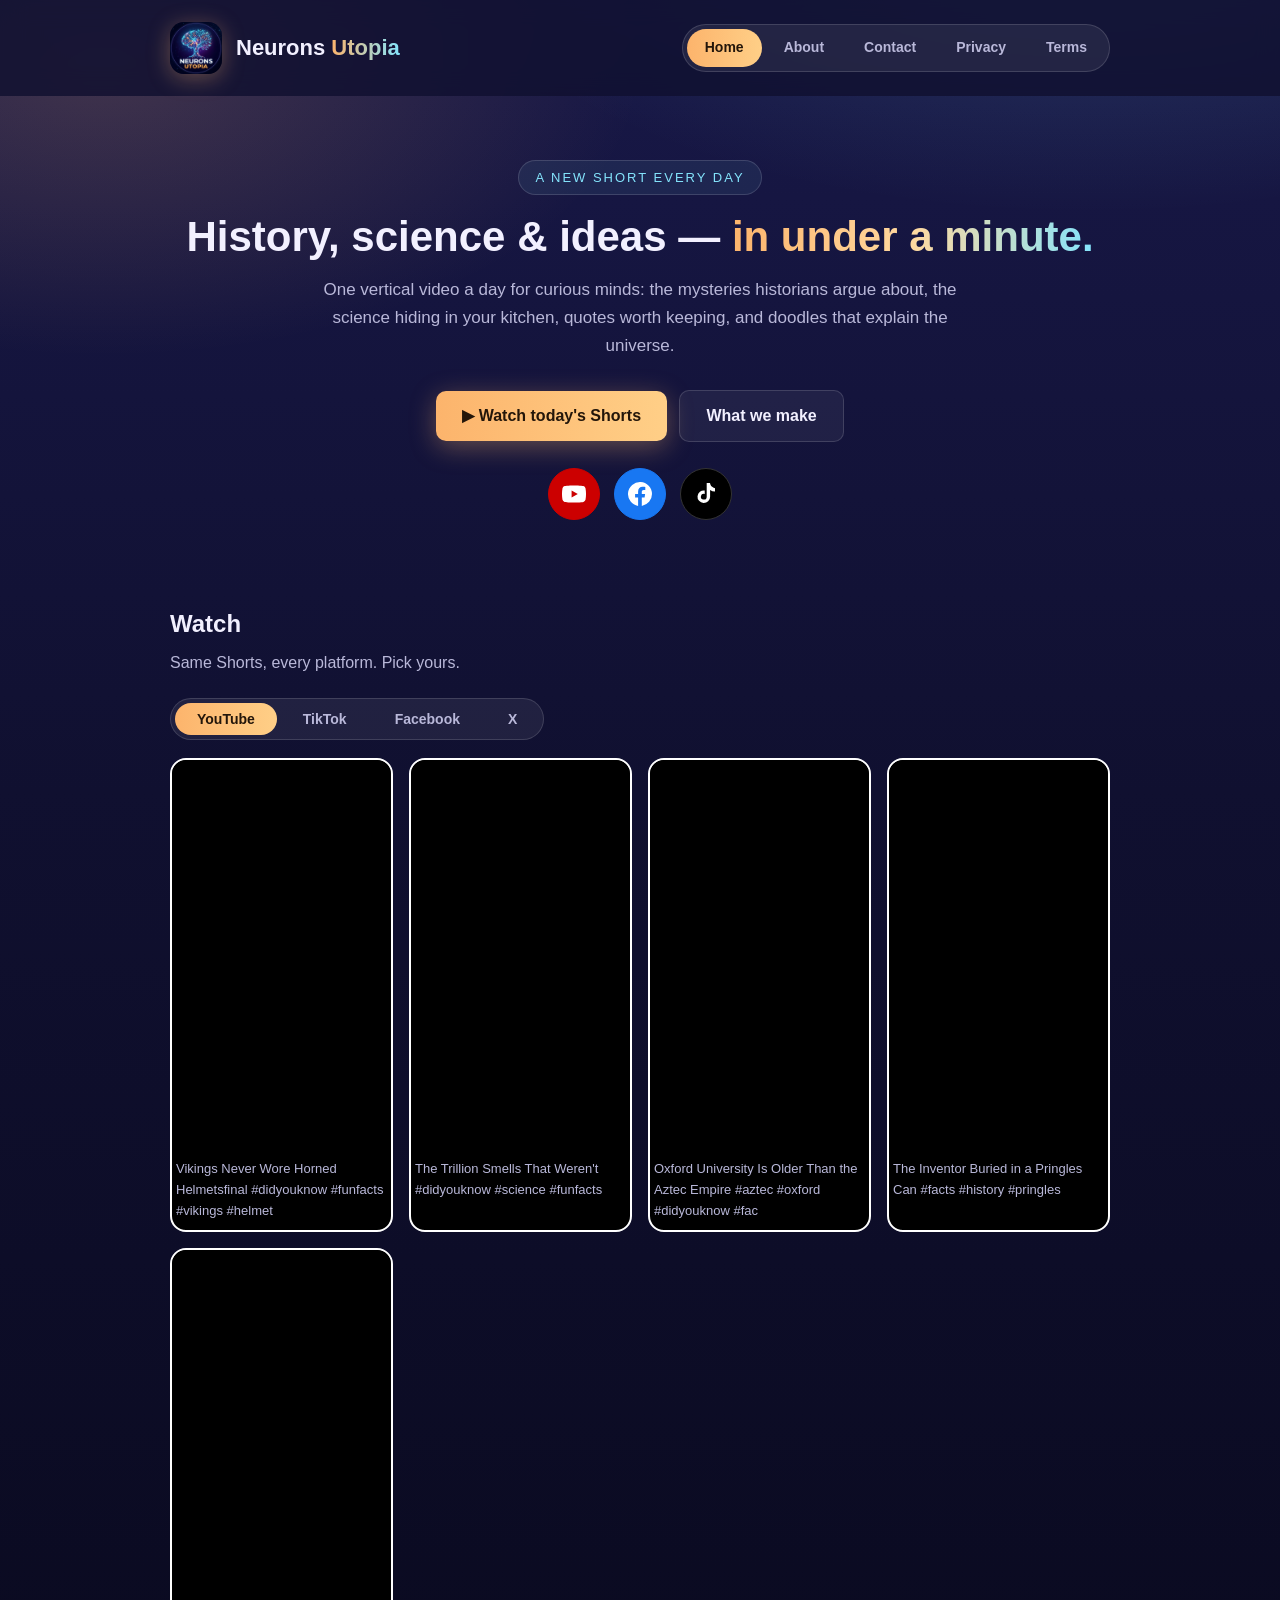
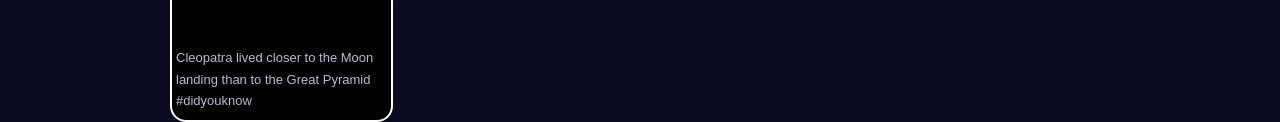
<file: index.html>
<!doctype html>
<html lang="en">
<head>
<meta charset="utf-8">
<meta name="viewport" content="width=device-width, initial-scale=1">
<title>Neurons Utopia — Bite-size wonders, daily</title>
<meta name="description" content="Neurons Utopia serves one fascinating vertical video a day: history mysteries, science facts, timeless quotes and hand-drawn explainers.">
<link rel="icon" type="image/png" sizes="32x32" href="/assets/favicon-32x32.png">
<link rel="icon" type="image/png" sizes="16x16" href="/assets/favicon-16x16.png">
<link rel="icon" href="/assets/favicon.ico">
<link rel="apple-touch-icon" href="/assets/apple-touch-icon.png">
<link rel="stylesheet" href="/assets/theme.css">
</head>
<body>
<header class="top"><div class="wrap">
<a href="/" style="display:flex"><img src="/assets/icon-1024.png" alt="Neurons Utopia logo"></a>
<h1>Neurons <span>Utopia</span></h1>
<nav class="top"><a href="/" class="on">Home</a><a href="/about.html">About</a><a href="/contact.html">Contact</a><a href="/privacy.html">Privacy</a><a href="/terms.html">Terms</a></nav>
</div></header>

<div class="hero wrap">
<div class="kicker">A new short every day</div>
<h2>History, science &amp; ideas — <em>in under a minute.</em></h2>
<p>One vertical video a day for curious minds: the mysteries historians argue
about, the science hiding in your kitchen, quotes worth keeping, and doodles
that explain the universe.</p>
<a class="btn" href="#watch">▶ Watch today's Shorts</a>
<a class="btn ghost" href="/about.html">What we make</a>
<div class="social">
<a class="yt" href="https://www.youtube.com/@neuronsutopia7168" target="_blank" rel="noopener" aria-label="YouTube" target="_blank" rel="noopener"><svg viewBox="0 0 24 24"><path d="M23.5 6.2a3 3 0 0 0-2.1-2.1C19.5 3.5 12 3.5 12 3.5s-7.5 0-9.4.6A3 3 0 0 0 .5 6.2 31.3 31.3 0 0 0 0 12a31.3 31.3 0 0 0 .5 5.8 3 3 0 0 0 2.1 2.1c1.9.6 9.4.6 9.4.6s7.5 0 9.4-.6a3 3 0 0 0 2.1-2.1A31.3 31.3 0 0 0 24 12a31.3 31.3 0 0 0-.5-5.8zM9.6 15.6V8.4L15.8 12l-6.2 3.6z"/></svg></a>
<a class="fb" href="https://www.facebook.com/1278628455341549" target="_blank" rel="noopener" aria-label="Facebook"><svg viewBox="0 0 24 24"><path d="M24 12a12 12 0 1 0-13.9 11.9v-8.4h-3V12h3V9.4c0-3 1.8-4.7 4.5-4.7 1.3 0 2.7.2 2.7.2v3h-1.5c-1.5 0-2 1-2 1.9V12h3.3l-.5 3.5h-2.8v8.4A12 12 0 0 0 24 12z"/></svg></a>
<a class="tt" href="https://www.tiktok.com/@neuronsutopia" target="_blank" rel="noopener" aria-label="TikTok"><svg viewBox="0 0 24 24"><path d="M19.6 5.8a5.1 5.1 0 0 1-3.5-4.1V1h-3.4v13.7a2.9 2.9 0 1 1-2-2.8V8.5a6.3 6.3 0 1 0 5.4 6.2V8.1a8.4 8.4 0 0 0 4.9 1.5V6.2c-.3 0-.7-.1-1.4-.4z"/></svg></a>
</div>
</div>

<!-- WATCH-START -->
<section class="wrap">
<h3>Watch</h3>
<p class="sub">Same Shorts, every platform. Pick yours.</p>
<div class="ptabs">
<button class="ptab on" data-p="yt">YouTube</button>
<button class="ptab" data-p="tt">TikTok</button>
<button class="ptab" data-p="fb">Facebook</button>
<button class="ptab" data-p="x">X</button>
</div>
<div class="vids pane on" data-pane="yt">
<div class="vid"><iframe loading="lazy" src="https://www.youtube-nocookie.com/embed/441nygLl-yY" title="Vikings Never Wore Horned Helmetsfinal #didyouknow #funfacts #vikings #helmet" allowfullscreen></iframe><p>Vikings Never Wore Horned Helmetsfinal #didyouknow #funfacts #vikings #helmet</p></div>
<div class="vid"><iframe loading="lazy" src="https://www.youtube-nocookie.com/embed/A8FW9rVVt3A" title="The Trillion Smells That Weren't #didyouknow #science #funfacts" allowfullscreen></iframe><p>The Trillion Smells That Weren't #didyouknow #science #funfacts</p></div>
<div class="vid"><iframe loading="lazy" src="https://www.youtube-nocookie.com/embed/x6-HUjfHL_w" title="Oxford University Is Older Than the Aztec Empire #aztec #oxford #didyouknow #fac" allowfullscreen></iframe><p>Oxford University Is Older Than the Aztec Empire #aztec #oxford #didyouknow #fac</p></div>
<div class="vid"><iframe loading="lazy" src="https://www.youtube-nocookie.com/embed/epZf3W-EIY8" title="The Inventor Buried in a Pringles Can #facts #history #pringles" allowfullscreen></iframe><p>The Inventor Buried in a Pringles Can #facts #history #pringles</p></div>
<div class="vid"><iframe loading="lazy" src="https://www.youtube-nocookie.com/embed/EQW9fqhbX0w" title="Cleopatra lived closer to the Moon landing than to the Great Pyramid #didyouknow" allowfullscreen></iframe><p>Cleopatra lived closer to the Moon landing than to the Great Pyramid #didyouknow</p></div>
</div>
<div class="vids tiktok-row pane" data-pane="tt">
<div class="vid tiktok"><blockquote class="tiktok-embed" cite="https://www.tiktok.com/@neuronsutopia/video/7692414243705982229" data-video-id="7692414243705982229"><section><a target="_blank" title="@neuronsutopia" href="https://www.tiktok.com/@neuronsutopia?refer=embed">@neuronsutopia</a> The Trillion Smells That Weren't Did you know scientists once claimed your nose can smell over a trillion different scents? <a title="science" target="_blank" href="https://www.tiktok.com/tag/science?refer=embed">#science</a> <a title="smell" target="_blank" href="https://www.tiktok.com/tag/smell?refer=embed">#smell</a> <a title="debunked" target="_blank" href="https://www.tiktok.com/tag/debunked?refer=embed">#debunked</a> <a title="shorts" target="_blank" href="https://www.tiktok.com/tag/shorts?refer=embed">#shorts</a></section></blockquote><p>The Trillion Smells That Weren't</p></div>
<div class="vid tiktok"><blockquote class="tiktok-embed" cite="https://www.tiktok.com/@neuronsutopia/video/7692414019663072533" data-video-id="7692414019663072533"><section><a target="_blank" title="@neuronsutopia" href="https://www.tiktok.com/@neuronsutopia?refer=embed">@neuronsutopia</a> The Inventor Buried in a Pringles Can Did you know the inventor of the Pringles can is buried in one? <a title="pringles" target="_blank" href="https://www.tiktok.com/tag/pringles?refer=embed">#pringles</a> <a title="inventions" target="_blank" href="https://www.tiktok.com/tag/inventions?refer=embed">#inventions</a> <a title="funfacts" target="_blank" href="https://www.tiktok.com/tag/funfacts?refer=embed">#funfacts</a> <a title="shorts" target="_blank" href="https://www.tiktok.com/tag/shorts?refer=embed">#shorts</a></section></blockquote><p>The Inventor Buried in a Pringles Can</p></div>
<div class="vid tiktok"><blockquote class="tiktok-embed" cite="https://www.tiktok.com/@neuronsutopia/video/7692413120366546197" data-video-id="7692413120366546197"><section><a target="_blank" title="@neuronsutopia" href="https://www.tiktok.com/@neuronsutopia?refer=embed">@neuronsutopia</a> Oxford University Is Older Than the Aztec Empire Did you know Oxford University is older than the Aztec Empire? Students were already studying at Oxford in ten ninety six. <a title="history" target="_blank" href="https://www.tiktok.com/tag/history?refer=embed">#history</a> <a title="oxford" target="_blank" href="https://www.tiktok.com/tag/oxford?refer=embed">#oxford</a> <a title="shorts" target="_blank" href="https://www.tiktok.com/tag/shorts?refer=embed">#shorts</a></section></blockquote><p>Oxford University Is Older Than the Aztec Empire</p></div>
<div class="vid tiktok"><blockquote class="tiktok-embed" cite="https://www.tiktok.com/@neuronsutopia/video/7692412888681565461" data-video-id="7692412888681565461"><section><a target="_blank" title="@neuronsutopia" href="https://www.tiktok.com/@neuronsutopia?refer=embed">@neuronsutopia</a> Vikings Never Wore Horned Helmets Did you know Vikings never wore horned helmets? Archaeologists have never found a single one in any Viking grave. <a title="vikings" target="_blank" href="https://www.tiktok.com/tag/vikings?refer=embed">#vikings</a> <a title="history" target="_blank" href="https://www.tiktok.com/tag/history?refer=embed">#history</a> <a title="myths" target="_blank" href="https://www.tiktok.com/tag/myths?refer=embed">#myths</a> <a title="shorts" target="_blank" href="https://www.tiktok.com/tag/shorts?refer=embed">#shorts</a></section></blockquote><p>Vikings Never Wore Horned Helmets</p></div>
<div class="vid tiktok"><blockquote class="tiktok-embed" cite="https://www.tiktok.com/@neuronsutopia/video/7692412601044569365" data-video-id="7692412601044569365"><section><a target="_blank" title="@neuronsutopia" href="https://www.tiktok.com/@neuronsutopia?refer=embed">@neuronsutopia</a> Cleopatra lived closer to the Moon landing than to the Great Pyramid Did you know Cleopatra lived closer in time to the Moon landing than to the building of the Great Pyramid? <a title="history" target="_blank" href="https://www.tiktok.com/tag/history?refer=embed">#history</a> <a title="cleopatra" target="_blank" href="https://www.tiktok.com/tag/cleopatra?refer=embed">#cleopatra</a> <a title="didyouknow" target="_blank" href="https://www.tiktok.com/tag/didyouknow?refer=embed">#didyouknow</a> <a title="shorts" target="_blank" href="https://www.tiktok.com/tag/shorts?refer=embed">#shorts</a></section></blockquote><p>Cleopatra lived closer to the Moon landing than to the Great Pyramid</p></div>
</div>
<div class="vids pane" data-pane="fb">
<div class="vid"><iframe loading="lazy" src="https://www.facebook.com/plugins/video.php?height=476&href=https%3A%2F%2Fwww.facebook.com%2Freel%2F1091721870411873%2F&show_text=false&width=267&t=0" width="267" height="476" style="border:none;overflow:hidden" scrolling="no" frameborder="0" allowfullscreen="true" allow="autoplay; clipboard-write; encrypted-media; picture-in-picture; web-share"></iframe><p>Vikings Never Wore Horned Helmets</p></div>
<div class="vid"><iframe loading="lazy" src="https://www.facebook.com/plugins/video.php?height=476&href=https%3A%2F%2Fwww.facebook.com%2Freel%2F2386708792188268%2F&show_text=false&width=267&t=0" width="267" height="476" style="border:none;overflow:hidden" scrolling="no" frameborder="0" allowfullscreen="true" allow="autoplay; clipboard-write; encrypted-media; picture-in-picture; web-share"></iframe><p>The Trillion Smells That Weren't</p></div>
<div class="vid"><iframe loading="lazy" src="https://www.facebook.com/plugins/video.php?height=476&href=https%3A%2F%2Fwww.facebook.com%2Freel%2F2289964691769313%2F&show_text=false&width=267&t=0" width="267" height="476" style="border:none;overflow:hidden" scrolling="no" frameborder="0" allowfullscreen="true" allow="autoplay; clipboard-write; encrypted-media; picture-in-picture; web-share"></iframe><p>Oxford University Is Older Than the Aztec Empire</p></div>
<div class="vid"><iframe loading="lazy" src="https://www.facebook.com/plugins/video.php?height=476&href=https%3A%2F%2Fwww.facebook.com%2Freel%2F2012313606134182%2F&show_text=false&width=267&t=0" width="267" height="476" style="border:none;overflow:hidden" scrolling="no" frameborder="0" allowfullscreen="true" allow="autoplay; clipboard-write; encrypted-media; picture-in-picture; web-share"></iframe><p>The Inventor Buried in a Pringles Can</p></div>
<div class="vid"><iframe loading="lazy" src="https://www.facebook.com/plugins/video.php?height=476&href=https%3A%2F%2Fwww.facebook.com%2Freel%2F2611780585955673%2F&show_text=false&width=267&t=0" width="267" height="476" style="border:none;overflow:hidden" scrolling="no" frameborder="0" allowfullscreen="true" allow="autoplay; clipboard-write; encrypted-media; picture-in-picture; web-share"></iframe><p>Cleopatra lived closer to the Moon landing than to the Great Pyramid</p></div>
</div>
<div class="vids xpane pane" data-pane="x">
<div class="vid x"><blockquote class="twitter-tweet" data-media-max-width="560"><p lang="en" dir="ltr">Vikings Never Wore Horned Helmets<br><br>Did you know Vikings never wore horned helmets? Archaeologists have never found a single one in any Viking grave. <a href="https://t.co/0QfP77Z9Ci">pic.twitter.com/0QfP77Z9Ci</a></p>&mdash; Neurons Utopia (@uqasimx) <a href="https://x.com/uqasimx/status/2106459058853253356?ref_src=twsrc%5Etfw">October 3, 2026</a></blockquote><p>Vikings Never Wore Horned Helmets</p></div>
<div class="vid x"><blockquote class="twitter-tweet" data-media-max-width="560"><p lang="en" dir="ltr">Oxford University Is Older Than the Aztec Empire<br><br>Did you know Oxford University is older than the Aztec Empire? Students were already studying at Oxford in ten ninety six. <a href="https://t.co/rHYjC38RC0">pic.twitter.com/rHYjC38RC0</a></p>&mdash; Neurons Utopia (@uqasimx) <a href="https://x.com/uqasimx/status/2106458782893252685?ref_src=twsrc%5Etfw">October 3, 2026</a></blockquote><p>Oxford University Is Older Than the Aztec Empire</p></div>
<div class="vid x"><blockquote class="twitter-tweet" data-media-max-width="560"><p lang="en" dir="ltr">The Inventor Buried in a Pringles Can<br><br>Did you know the inventor of the Pringles can is buried in one? <a href="https://t.co/TqL4u8uE03">pic.twitter.com/TqL4u8uE03</a></p>&mdash; Neurons Utopia (@uqasimx) <a href="https://x.com/uqasimx/status/2106458546846249101?ref_src=twsrc%5Etfw">October 3, 2026</a></blockquote><p>The Inventor Buried in a Pringles Can</p></div>
<div class="vid x"><blockquote class="twitter-tweet" data-media-max-width="560"><p lang="en" dir="ltr">You're Seeing the Past<br><br>When you look at the Sun, you're actually looking at it eight minutes in the past? <a href="https://t.co/GaLAFdNRkC">pic.twitter.com/GaLAFdNRkC</a></p>&mdash; Neurons Utopia (@uqasimx) <a href="https://x.com/uqasimx/status/2106458298035970078?ref_src=twsrc%5Etfw">October 3, 2026</a></blockquote><p>You're Seeing the Past</p></div>
</div>
<script>
(function(){
var loaded={};
function loadScript(src){return new Promise(function(res){
  var s=document.createElement('script');s.src=src;s.async=true;
  s.onload=res;s.onerror=res;document.body.appendChild(s);});}
async function ensure(p){
  if(p==='tt'&&!loaded.tt){loaded.tt=1;await loadScript('https://www.tiktok.com/embed.js');}
  if(p==='x'&&!loaded.x){loaded.x=1;await loadScript('https://platform.x.com/widgets.js');}
}
document.querySelectorAll(".ptab").forEach(function(b){b.addEventListener("click",function(){
  document.querySelectorAll(".ptab").forEach(function(x){x.classList.remove("on");});
  b.classList.add("on");
  document.querySelectorAll(".pane").forEach(function(p){p.classList.toggle("on",p.dataset.pane===b.dataset.p);});
  ensure(b.dataset.p);
});});
})();
</script>
<!-- WATCH-END -->
</file>
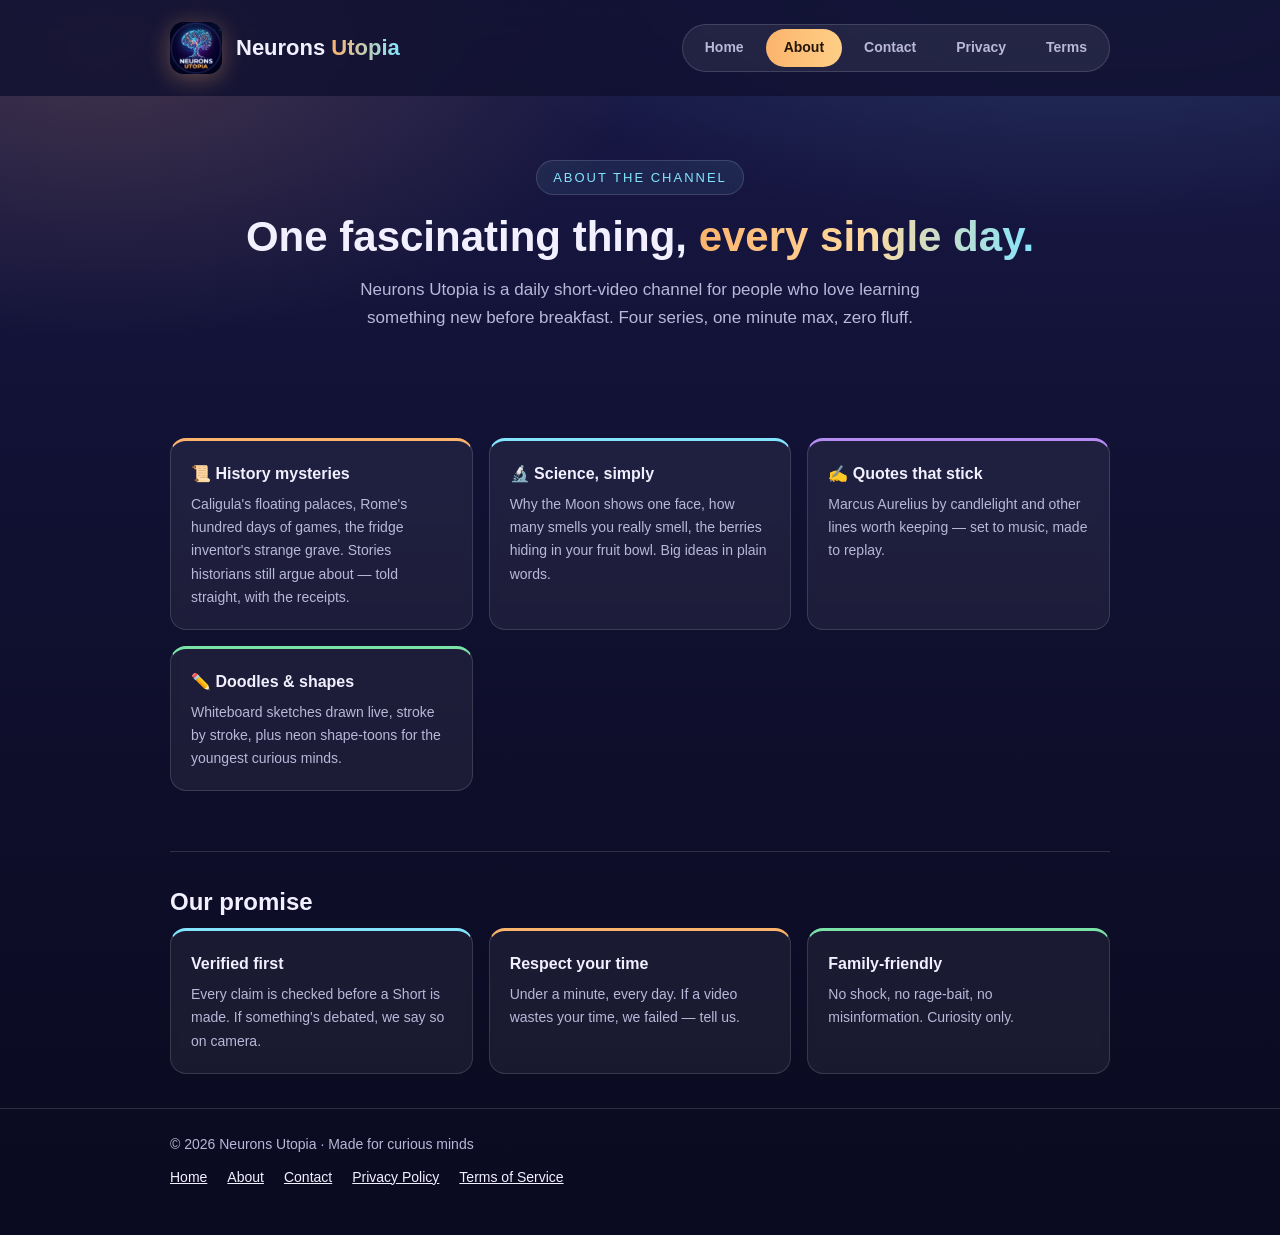
<file: about.html>
<!doctype html>
<html lang="en">
<head>
<meta charset="utf-8">
<meta name="viewport" content="width=device-width, initial-scale=1">
<title>About — Neurons Utopia</title>
<meta name="description" content="What Neurons Utopia makes: daily history, science, quotes and sketch explainers.">
<link rel="icon" type="image/png" sizes="32x32" href="/assets/favicon-32x32.png">
<link rel="icon" href="/assets/favicon.ico">
<link rel="apple-touch-icon" href="/assets/apple-touch-icon.png">
<link rel="stylesheet" href="/assets/theme.css">
</head>
<body>
<header class="top"><div class="wrap">
<a href="/" style="display:flex"><img src="/assets/icon-1024.png" alt="Neurons Utopia logo"></a>
<h1>Neurons <span>Utopia</span></h1>
<nav class="top"><a href="/">Home</a><a href="/about.html" class="on">About</a><a href="/contact.html">Contact</a><a href="/privacy.html">Privacy</a><a href="/terms.html">Terms</a></nav>
</div></header>

<div class="hero wrap">
<div class="kicker">About the channel</div>
<h2>One fascinating thing, <em>every single day.</em></h2>
<p>Neurons Utopia is a daily short-video channel for people who love learning
something new before breakfast. Four series, one minute max, zero fluff.</p>
</div>

<section class="wrap"><div class="grid">
<div class="card c1"><h4>📜 History mysteries</h4><p>Caligula's floating palaces, Rome's hundred days of games, the fridge inventor's strange grave. Stories historians still argue about — told straight, with the receipts.</p></div>
<div class="card c2"><h4>🔬 Science, simply</h4><p>Why the Moon shows one face, how many smells you really smell, the berries hiding in your fruit bowl. Big ideas in plain words.</p></div>
<div class="card c3"><h4>✍️ Quotes that stick</h4><p>Marcus Aurelius by candlelight and other lines worth keeping — set to music, made to replay.</p></div>
<div class="card c4"><h4>✏️ Doodles &amp; shapes</h4><p>Whiteboard sketches drawn live, stroke by stroke, plus neon shape-toons for the youngest curious minds.</p></div>
</div></section>

<section class="wrap">
<hr class="sep">
<h3>Our promise</h3>
<div class="grid">
<div class="card c2"><h4>Verified first</h4><p>Every claim is checked before a Short is made. If something's debated, we say so on camera.</p></div>
<div class="card c1"><h4>Respect your time</h4><p>Under a minute, every day. If a video wastes your time, we failed — tell us.</p></div>
<div class="card c4"><h4>Family-friendly</h4><p>No shock, no rage-bait, no misinformation. Curiosity only.</p></div>
</div>
</section>

<footer><div class="wrap">
© 2026 Neurons Utopia · Made for curious minds
<nav><a href="/">Home</a><a href="/about.html">About</a><a href="/contact.html">Contact</a><a href="/privacy.html">Privacy Policy</a><a href="/terms.html">Terms of Service</a></nav>
</div></footer>
</body>
</html>
</file>
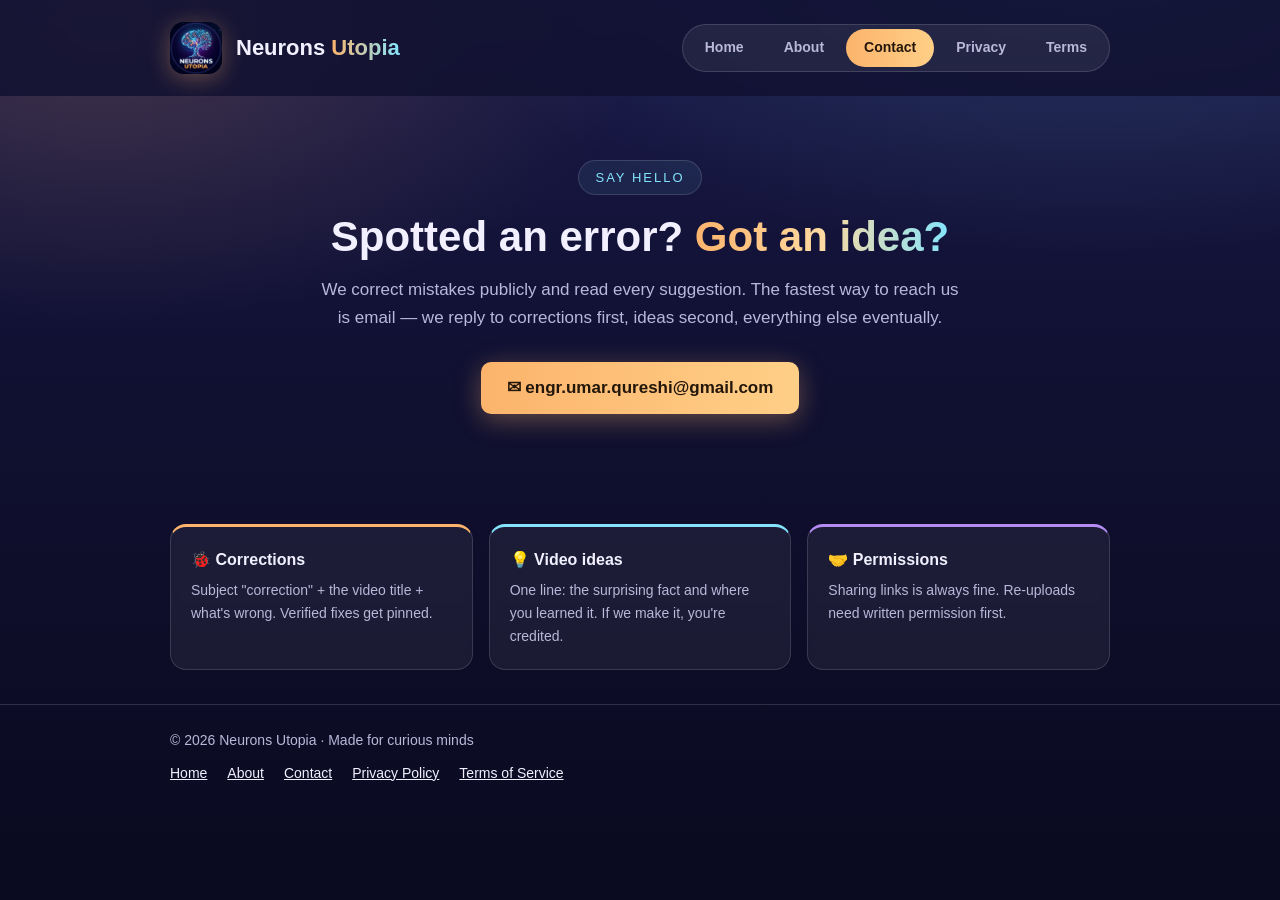
<file: contact.html>
<!doctype html>
<html lang="en">
<head>
<meta charset="utf-8">
<meta name="viewport" content="width=device-width, initial-scale=1">
<title>Contact — Neurons Utopia</title>
<meta name="description" content="Contact Neurons Utopia: corrections, ideas, permissions.">
<link rel="icon" type="image/png" sizes="32x32" href="/assets/favicon-32x32.png">
<link rel="icon" href="/assets/favicon.ico">
<link rel="apple-touch-icon" href="/assets/apple-touch-icon.png">
<link rel="stylesheet" href="/assets/theme.css">
</head>
<body>
<header class="top"><div class="wrap">
<a href="/" style="display:flex"><img src="/assets/icon-1024.png" alt="Neurons Utopia logo"></a>
<h1>Neurons <span>Utopia</span></h1>
<nav class="top"><a href="/">Home</a><a href="/about.html">About</a><a href="/contact.html" class="on">Contact</a><a href="/privacy.html">Privacy</a><a href="/terms.html">Terms</a></nav>
</div></header>

<div class="hero wrap">
<div class="kicker">Say hello</div>
<h2>Spotted an error? <em>Got an idea?</em></h2>
<p>We correct mistakes publicly and read every suggestion. The fastest way to
reach us is email — we reply to corrections first, ideas second, everything
else eventually.</p>
<p><a class="btn" href="mailto:engr.umar.qureshi@gmail.com">✉ engr.umar.qureshi@gmail.com</a></p>
</div>

<section class="wrap"><div class="grid">
<div class="card c1"><h4>🐞 Corrections</h4><p>Subject "correction" + the video title + what's wrong. Verified fixes get pinned.</p></div>
<div class="card c2"><h4>💡 Video ideas</h4><p>One line: the surprising fact and where you learned it. If we make it, you're credited.</p></div>
<div class="card c3"><h4>🤝 Permissions</h4><p>Sharing links is always fine. Re-uploads need written permission first.</p></div>
</div></section>

<footer><div class="wrap">
© 2026 Neurons Utopia · Made for curious minds
<nav><a href="/">Home</a><a href="/about.html">About</a><a href="/contact.html">Contact</a><a href="/privacy.html">Privacy Policy</a><a href="/terms.html">Terms of Service</a></nav>
</div></footer>
</body>
</html>
</file>
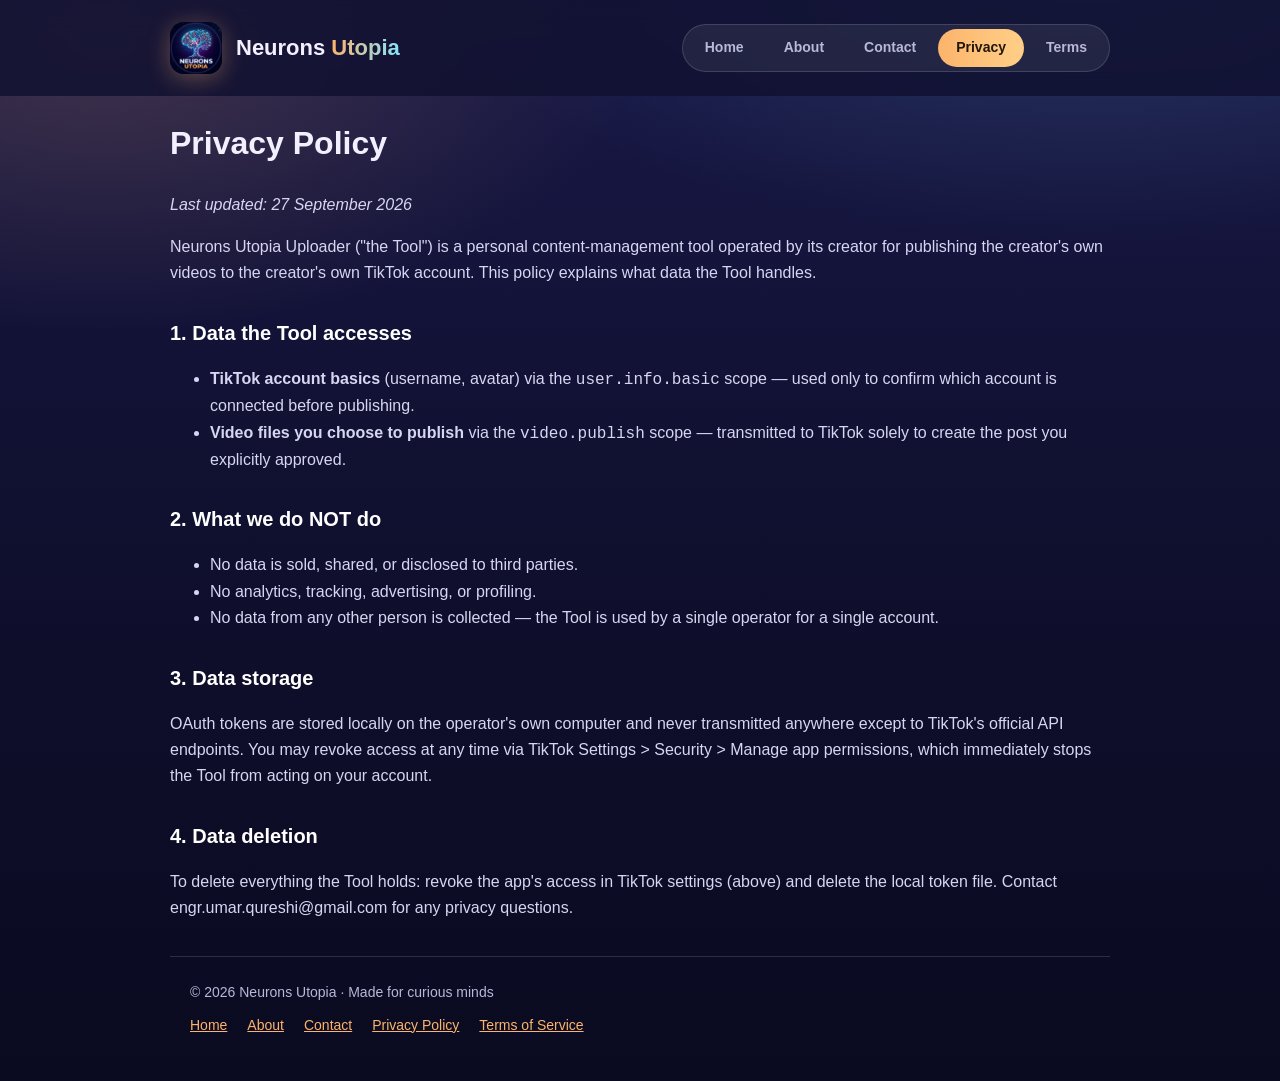
<file: privacy.html>
<!doctype html><html lang="en"><head><meta charset="utf-8">
<meta name="viewport" content="width=device-width,initial-scale=1">
<title>Privacy Policy — Neurons Utopia Uploader</title>
<link rel="icon" type="image/png" sizes="32x32" href="/assets/favicon-32x32.png">
<link rel="icon" href="/assets/favicon.ico">
<link rel="apple-touch-icon" href="/assets/apple-touch-icon.png">
<link rel="stylesheet" href="/assets/theme.css">
</head>
<body>
<header class="top"><div class="wrap">
<a href="/" style="display:flex"><img src="/assets/icon-1024.png" alt="Neurons Utopia logo"></a>
<h1>Neurons <span>Utopia</span></h1>
<nav class="top"><a href="/">Home</a><a href="/about.html">About</a><a href="/contact.html">Contact</a><a href="/privacy.html" class="on">Privacy</a><a href="/terms.html">Terms</a></nav>
</div></header>
<div class="wrap prose">
<h1>Privacy Policy</h1>
<p><em>Last updated: 27 September 2026</em></p>
<p>Neurons Utopia Uploader ("the Tool") is a personal content-management tool
operated by its creator for publishing the creator's own videos to the
creator's own TikTok account. This policy explains what data the Tool handles.</p>
<h2>1. Data the Tool accesses</h2>
<ul>
<li><strong>TikTok account basics</strong> (username, avatar) via the
<code>user.info.basic</code> scope — used only to confirm which account is
connected before publishing.</li>
<li><strong>Video files you choose to publish</strong> via the
<code>video.publish</code> scope — transmitted to TikTok solely to create the
post you explicitly approved.</li>
</ul>
<h2>2. What we do NOT do</h2>
<ul>
<li>No data is sold, shared, or disclosed to third parties.</li>
<li>No analytics, tracking, advertising, or profiling.</li>
<li>No data from any other person is collected — the Tool is used by a single
operator for a single account.</li>
</ul>
<h2>3. Data storage</h2>
<p>OAuth tokens are stored locally on the operator's own computer and never
transmitted anywhere except to TikTok's official API endpoints. You may revoke
access at any time via TikTok Settings &gt; Security &gt; Manage app permissions,
which immediately stops the Tool from acting on your account.</p>
<h2>4. Data deletion</h2>
<p>To delete everything the Tool holds: revoke the app's access in TikTok
settings (above) and delete the local token file. Contact
engr.umar.qureshi@gmail.com for any privacy questions.</p>
<footer><div class="wrap">
© 2026 Neurons Utopia · Made for curious minds
<nav><a href="/">Home</a><a href="/about.html">About</a><a href="/contact.html">Contact</a><a href="/privacy.html">Privacy Policy</a><a href="/terms.html">Terms of Service</a></nav>
</div></footer>
</body></html>
</file>
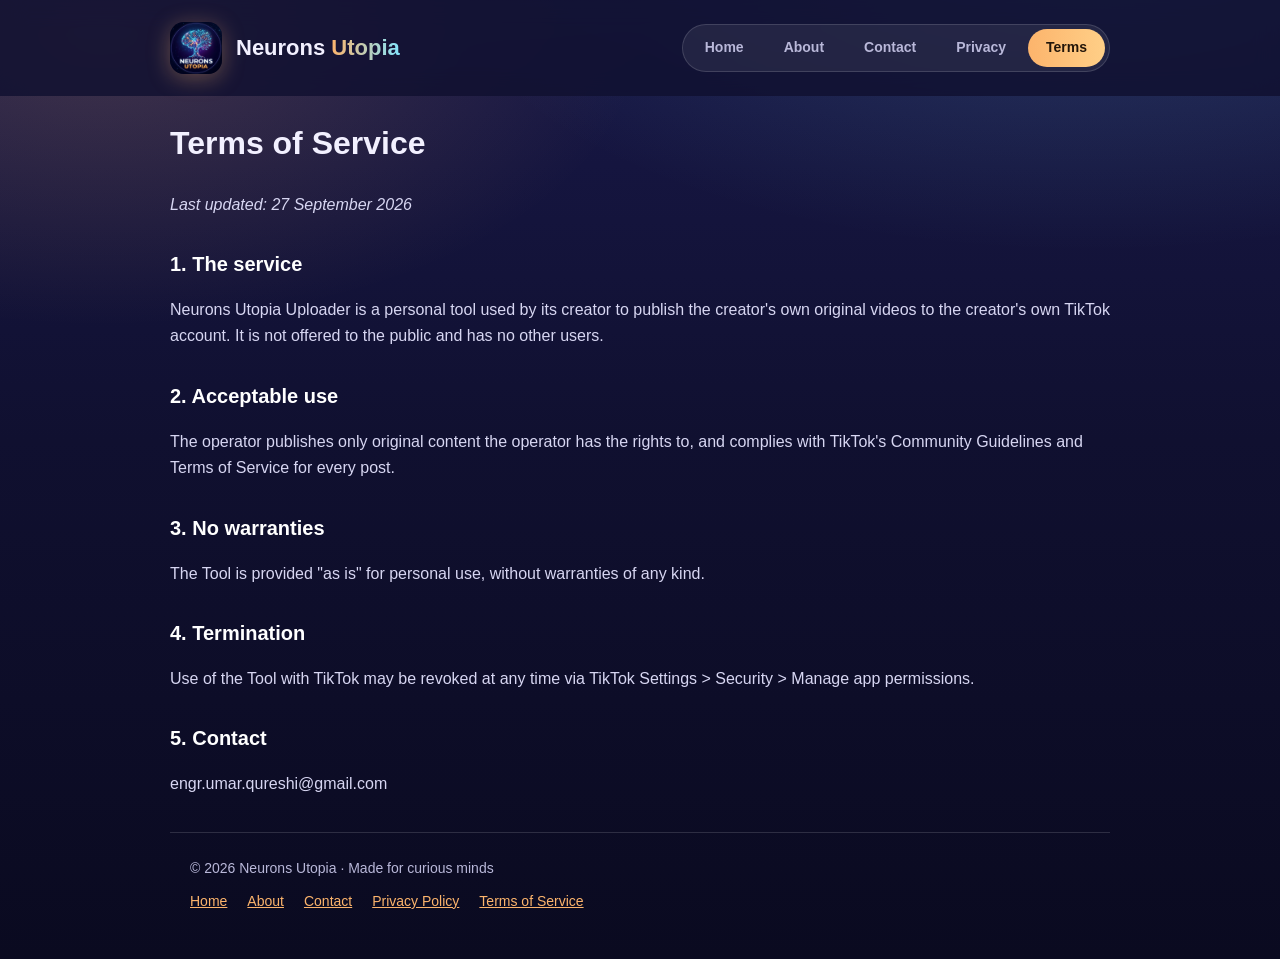
<file: terms.html>
<!doctype html><html lang="en"><head><meta charset="utf-8">
<meta name="viewport" content="width=device-width,initial-scale=1">
<title>Terms of Service — Neurons Utopia Uploader</title>
<link rel="icon" type="image/png" sizes="32x32" href="/assets/favicon-32x32.png">
<link rel="icon" href="/assets/favicon.ico">
<link rel="apple-touch-icon" href="/assets/apple-touch-icon.png">
<link rel="stylesheet" href="/assets/theme.css">
</head>
<body>
<header class="top"><div class="wrap">
<a href="/" style="display:flex"><img src="/assets/icon-1024.png" alt="Neurons Utopia logo"></a>
<h1>Neurons <span>Utopia</span></h1>
<nav class="top"><a href="/">Home</a><a href="/about.html">About</a><a href="/contact.html">Contact</a><a href="/privacy.html">Privacy</a><a href="/terms.html" class="on">Terms</a></nav>
</div></header>
<div class="wrap prose">
<h1>Terms of Service</h1>
<p><em>Last updated: 27 September 2026</em></p>
<h2>1. The service</h2>
<p>Neurons Utopia Uploader is a personal tool used by its creator to publish
the creator's own original videos to the creator's own TikTok account. It is
not offered to the public and has no other users.</p>
<h2>2. Acceptable use</h2>
<p>The operator publishes only original content the operator has the rights to,
and complies with TikTok's Community Guidelines and Terms of Service for every
post.</p>
<h2>3. No warranties</h2>
<p>The Tool is provided "as is" for personal use, without warranties of any kind.</p>
<h2>4. Termination</h2>
<p>Use of the Tool with TikTok may be revoked at any time via TikTok Settings
&gt; Security &gt; Manage app permissions.</p>
<h2>5. Contact</h2>
<p>engr.umar.qureshi@gmail.com</p>
<footer><div class="wrap">
© 2026 Neurons Utopia · Made for curious minds
<nav><a href="/">Home</a><a href="/about.html">About</a><a href="/contact.html">Contact</a><a href="/privacy.html">Privacy Policy</a><a href="/terms.html">Terms of Service</a></nav>
</div></footer>
</body></html>
</file>
<file: assets/theme.css>
/* Neurons Utopia theme — navy + gold + cyan */
:root{--navy:#101030;--indigo:#23235e;--gold:#fcb46c;--cyan:#84e4fc;--txt:#f2f0ff;--mut:#b9b8d9;--card:rgba(255,255,255,.06);--line:rgba(255,255,255,.14)}
*{box-sizing:border-box}body{margin:0;font:16px/1.65 -apple-system,Helvetica,Arial,sans-serif;color:var(--txt);
background:radial-gradient(1100px 500px at 85% -5%,rgba(132,228,252,.16),transparent 60%),radial-gradient(900px 480px at 8% 4%,rgba(252,180,108,.18),transparent 60%),linear-gradient(180deg,#181848 0%,#101030 46%,#0a0a20 100%);min-height:100vh}
.wrap{max-width:980px;margin:0 auto;padding:0 20px}
header.top{padding:22px 0}
header.top .wrap{display:flex;align-items:center;gap:14px}
header.top img{width:52px;height:52px;border-radius:14px;box-shadow:0 4px 22px rgba(252,180,108,.35)}
header.top h1{font-size:22px;margin:0}
header.top h1 span{background:linear-gradient(90deg,var(--gold),var(--cyan));-webkit-background-clip:text;background-clip:text;color:transparent}
nav.top{margin-left:auto;display:flex;gap:4px;font-size:14px;background:rgba(255,255,255,.07);border:1px solid var(--line);border-radius:99px;padding:4px}
nav.top a{color:var(--mut);text-decoration:none;padding:7px 18px;border-radius:99px;font-weight:600}
nav.top a:hover{color:#fff}
nav.top a.on{background:linear-gradient(90deg,var(--gold),#ffcf87);color:#23160a}
header.top{position:sticky;top:0;z-index:50;backdrop-filter:blur(12px);background:rgba(16,16,48,.82)}
.hero{text-align:center;padding:64px 20px 46px}
.hero .kicker{display:inline-block;font-size:13px;letter-spacing:2px;text-transform:uppercase;color:var(--cyan);border:1px solid var(--line);border-radius:99px;padding:6px 16px;margin-bottom:18px;background:rgba(132,228,252,.08)}
.hero h2{font-size:42px;line-height:1.15;margin:0 0 14px}
.hero h2 em{font-style:normal;background:linear-gradient(90deg,var(--gold),#ffd9a0,var(--cyan));-webkit-background-clip:text;background-clip:text;color:transparent}
.hero p{color:var(--mut);max-width:640px;margin:0 auto 26px;font-size:17px}
.btn{display:inline-block;background:linear-gradient(90deg,var(--gold),#ffcf87);color:#23160a;border-radius:10px;padding:12px 26px;font-weight:800;text-decoration:none;margin:4px;box-shadow:0 6px 26px rgba(252,180,108,.35)}
.btn.ghost{background:rgba(255,255,255,.06);border:1px solid var(--line);color:var(--txt);box-shadow:none}
section{padding:30px 0}
h3{font-size:24px;margin:0 0 6px}
.sub{color:var(--mut);margin:0 0 20px}
.grid{display:grid;grid-template-columns:repeat(auto-fit,minmax(270px,1fr));gap:16px}
.card{background:var(--card);border:1px solid var(--line);border-radius:16px;padding:20px;backdrop-filter:blur(4px)}
.card.c1{border-top:3px solid var(--gold)}.card.c2{border-top:3px solid var(--cyan)}
.card.c3{border-top:3px solid #b48cf2}.card.c4{border-top:3px solid #7be3a8}
.card h4{margin:0 0 6px;font-size:16px}
.card p{margin:0;color:var(--mut);font-size:14px}
.vids{display:grid;grid-template-columns:repeat(auto-fit,minmax(220px,1fr));gap:16px}
.vid iframe{width:100%;aspect-ratio:9/16;border:1px solid var(--line);border-radius:14px;background:#000}
.vid p{font-size:13px;color:var(--mut);margin:8px 0 0}
ol.steps{padding-left:20px;color:var(--mut)}
ol.steps b{color:var(--txt)}
.prose h2{font-size:20px;margin:30px 0 8px;color:#fff}
.prose p,.prose li{color:#d7d6f2}
.prose a{color:var(--gold)}
footer{border-top:1px solid var(--line);margin-top:34px;padding:24px 0 46px;color:var(--mut);font-size:14px}
footer nav{display:flex;gap:20px;margin:10px 0 0;flex-wrap:wrap}
footer a{color:var(--txt)}
.mut{color:var(--mut)}
@media(max-width:640px){.hero h2{font-size:30px}}

.social{display:flex;gap:14px;justify-content:center;margin:22px 0 4px}
.social a{width:52px;height:52px;border-radius:50%;display:flex;align-items:center;justify-content:center;background:rgba(255,255,255,.07);border:1px solid var(--line);transition:transform .15s}
.social a:hover{transform:scale(1.1)}
.social svg{width:24px;height:24px;fill:#fff}
.social a.yt{background:#c00;border-color:#c00}
.social a.fb{background:#1877f2;border-color:#1877f2}
.social a.tt{background:#000;border-color:#333}
.social a.tw{background:#000;border-color:#333}

hr.sep{border:0;border-top:1px solid var(--line);margin:26px 0 30px;position:relative}
hr.sep::after{content:"";position:absolute;left:50%;top:-4px;width:120px;height:7px;transform:translateX(-50%);border-radius:99px;background:linear-gradient(90deg,var(--gold),var(--cyan))}
section.wrap{padding-top:34px}
.vids.tiktok-row{grid-template-columns:repeat(auto-fit,minmax(300px,1fr))}
.vid.tiktok blockquote,.vid.tiktok iframe{width:100%!important;max-width:360px;margin:0 auto;border-radius:14px;overflow:hidden}
.ptabs{display:inline-flex;gap:4px;background:rgba(255,255,255,.07);border:1px solid var(--line);border-radius:99px;padding:4px;margin:2px 0 18px}
.ptab{border:0;background:transparent;color:var(--mut);font-weight:700;font-size:14px;padding:8px 22px;border-radius:99px;cursor:pointer}
.ptab.on{background:linear-gradient(90deg,var(--gold),#ffcf87);color:#23160a}
.pane{display:none!important}
.pane.on{display:grid!important}
.vid{background:#000;border:2px solid #fff;border-radius:16px;overflow:hidden}
.vid iframe{width:100%;aspect-ratio:9/16;border:0;display:block;background:#000}
.vid p{font-size:13px;color:var(--mut);margin:8px 4px}
.vids.tiktok-row{grid-template-columns:repeat(auto-fit,minmax(300px,1fr))}
.vid.tiktok blockquote,.vid.tiktok iframe{width:100%!important;max-width:360px;margin:0 auto;display:block}
.pane .card{background:#000;border:2px solid #fff;border-radius:16px}
.pane .card a{color:var(--gold)}
.vids.tiktok-row{grid-template-columns:repeat(auto-fit,minmax(320px,1fr))}
.vid.tiktok blockquote,.vid.tiktok iframe{width:100%!important;max-width:340px!important;min-width:0!important;margin:0 auto;display:block;overflow:hidden}
.vids.xpane{grid-template-columns:repeat(auto-fit,minmax(320px,1fr))}
.vid.x blockquote{margin:0 auto;max-width:400px}
</file>
